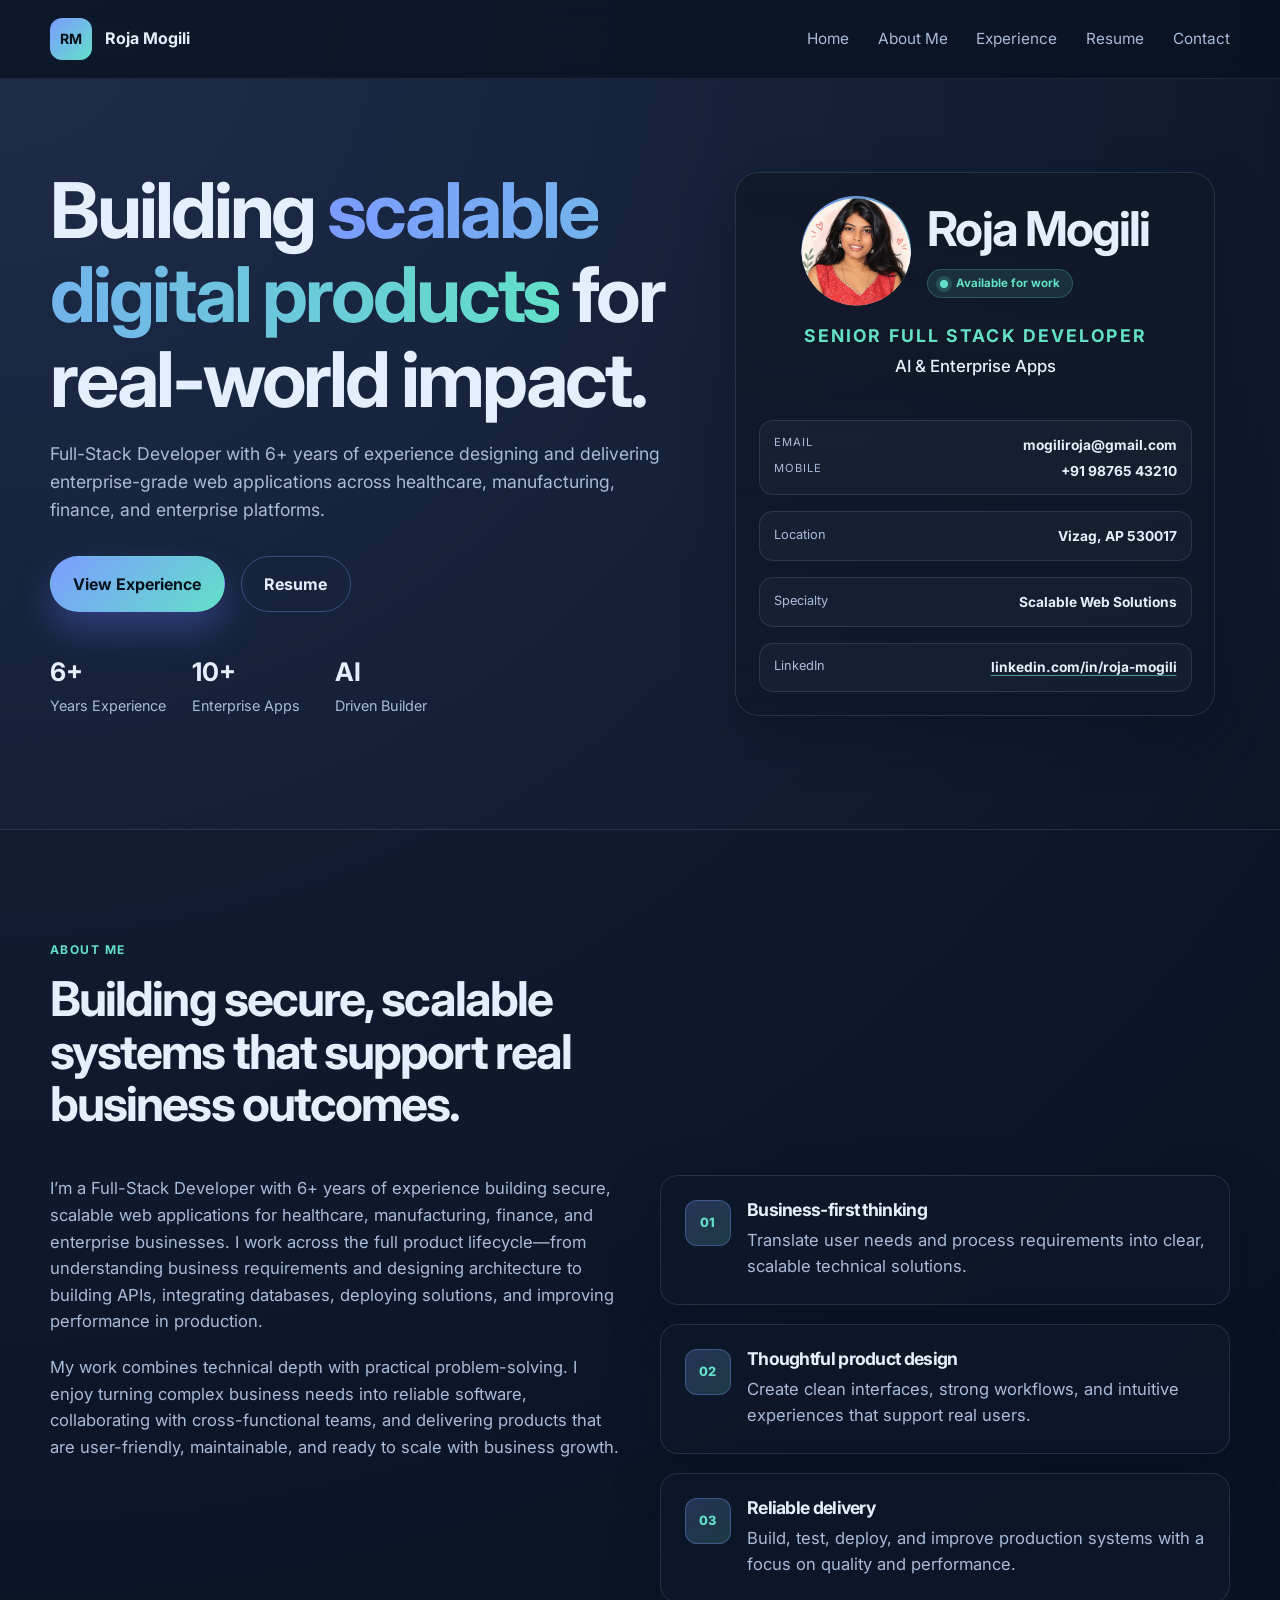
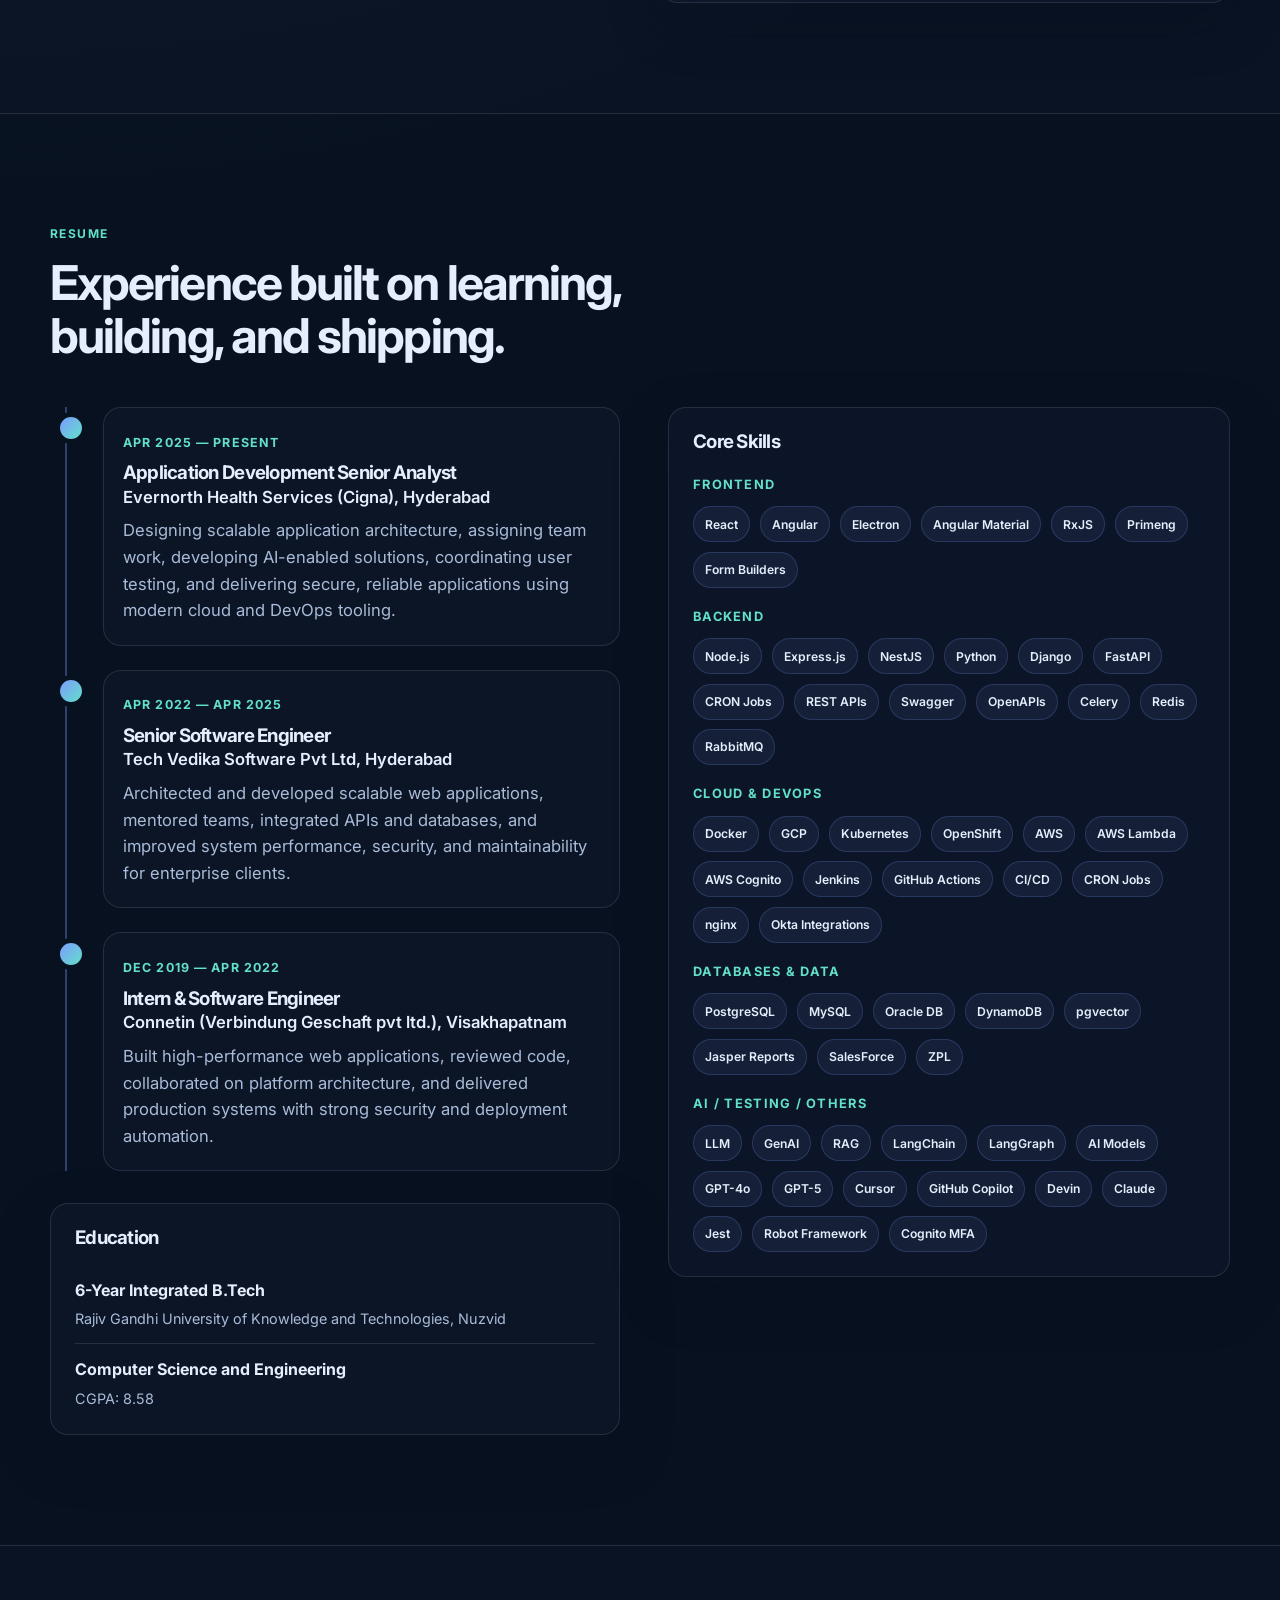
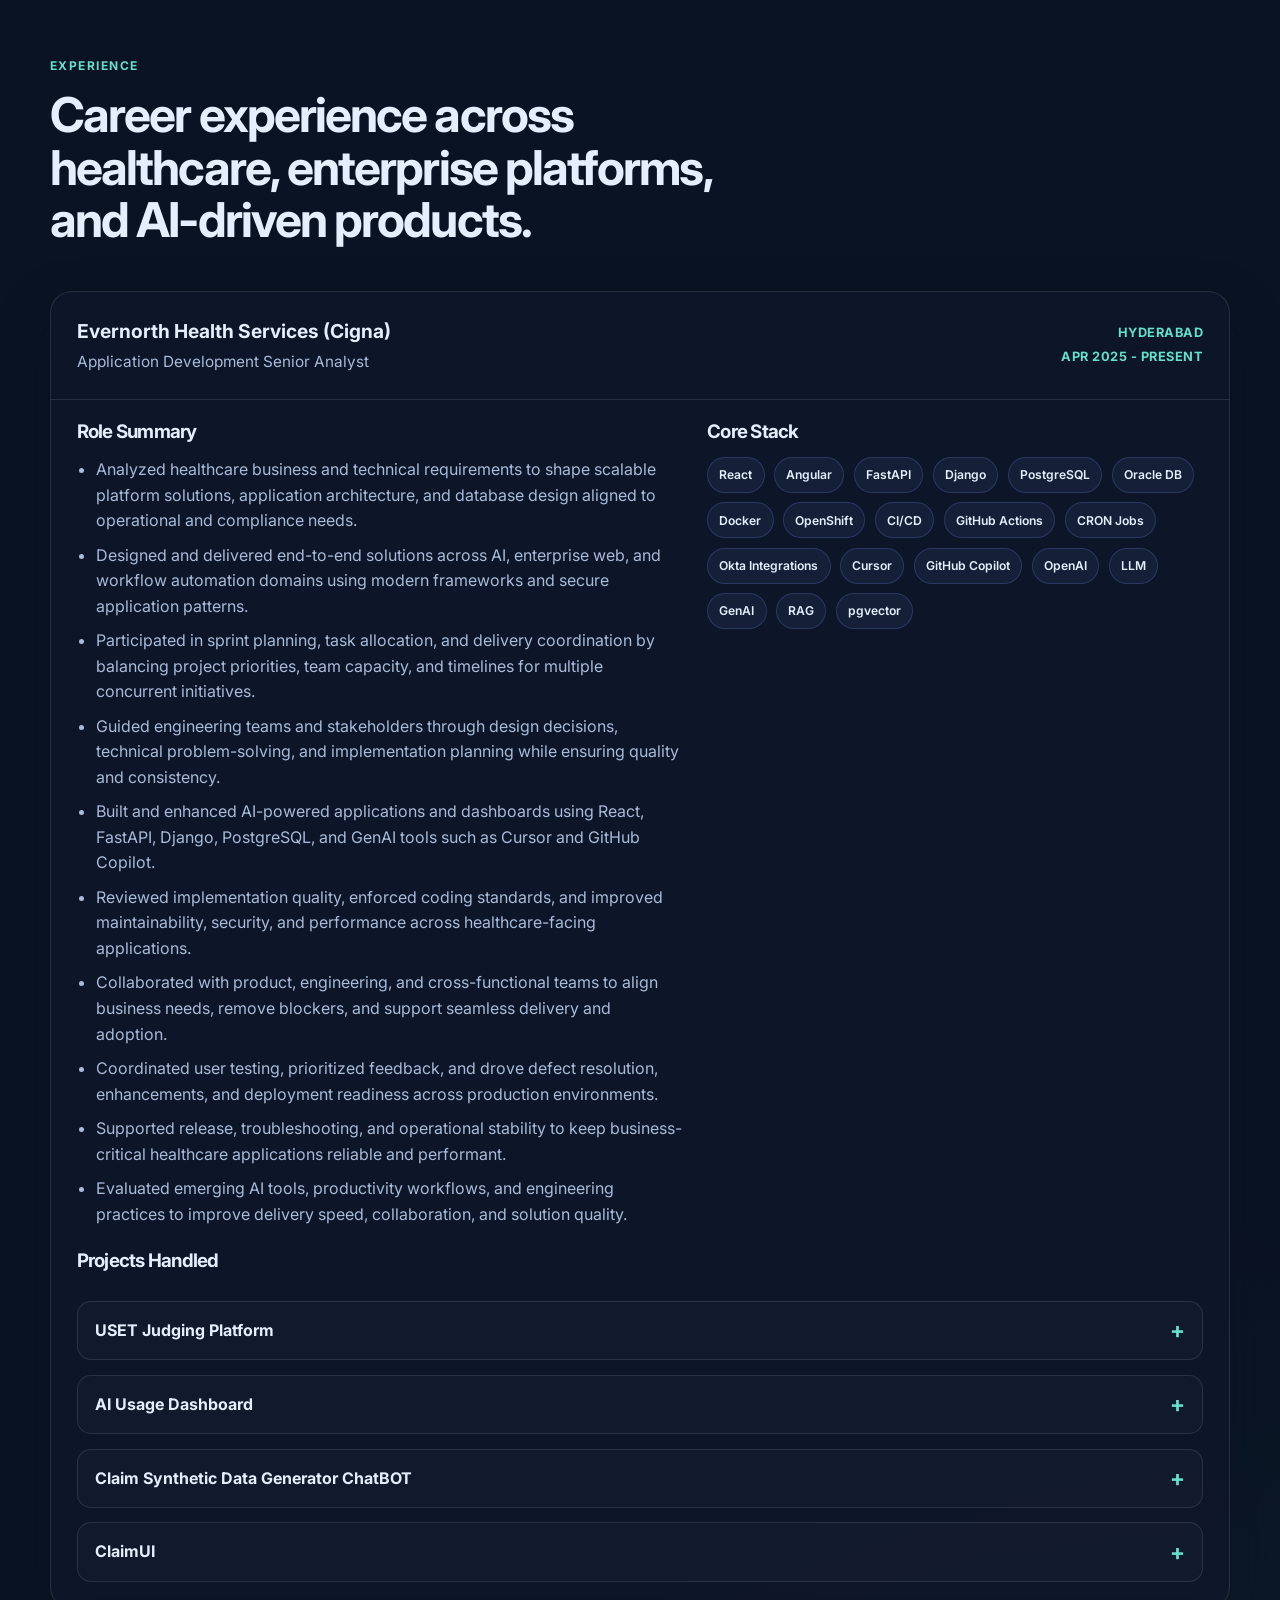
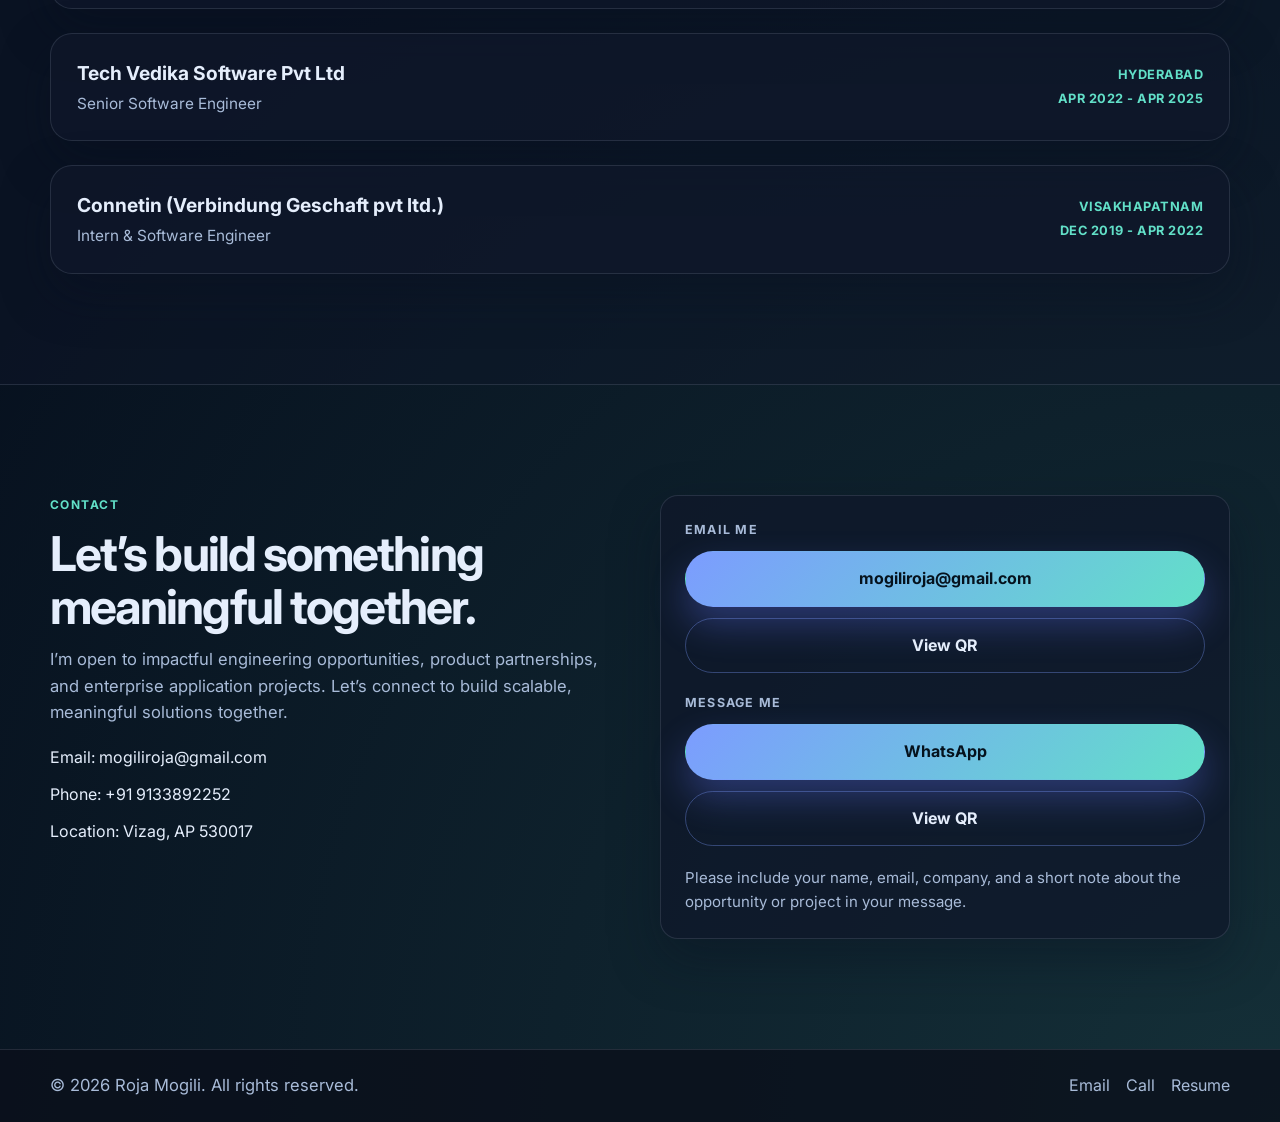
<file: index.html>
<!DOCTYPE html>
<html lang="en">
  <head>
    <meta charset="UTF-8" />
    <meta name="viewport" content="width=device-width, initial-scale=1.0" />
    <meta
      name="description"
      content="Professional portfolio website for a software developer and problem solver."
    />
    <title>Roja Mogili | Portfolio</title>
    <link rel="preconnect" href="https://fonts.googleapis.com" />
    <link rel="preconnect" href="https://fonts.gstatic.com" crossorigin />
    <link
      href="https://fonts.googleapis.com/css2?family=Inter:wght@400;500;600;700;800;900&display=swap"
      rel="stylesheet"
    />
    <link rel="stylesheet" href="styles.css" />
  </head>
  <body>
    <div class="page-shell">
      <header class="site-header">
        <div class="container nav-wrap">
          <a href="#home" class="brand" aria-label="Home">
            <span class="brand-mark">RM</span>
            <span class="brand-text">Roja Mogili</span>
          </a>

          <button class="nav-toggle" aria-label="Toggle menu" aria-expanded="false">
            <span></span>
            <span></span>
            <span></span>
          </button>

          <nav class="site-nav" aria-label="Main navigation">
            <a href="#home">Home</a>
            <a href="#about">About Me</a>
            <a href="#experience">Experience</a>
            <a href="#resume">Resume</a>
            <a href="#contact">Contact</a>
          </nav>
        </div>
      </header>

      <main>
        <section id="home" class="hero section">
          <div class="container hero-grid">
            <div class="hero-copy reveal">
              <h1>
                Building
                <span class="gradient-text">scalable digital products</span>
                for real-world impact.
              </h1>
              <p class="lead">
                Full-Stack Developer with 6+ years of experience designing and delivering
                enterprise-grade web applications across healthcare, manufacturing,
                finance, and enterprise platforms.
              </p>
              <div class="cta-row">
                <a class="button primary" href="#experience">View Experience</a>
                <a class="button secondary" href="files/Roja Mogili Resume.pdf" target="_blank" rel="noopener noreferrer">Resume</a>
              </div>
              <ul class="mini-stats" aria-label="Quick stats">
                <li><strong>6+</strong><span>Years Experience</span></li>
                <li><strong>10+</strong><span>Enterprise Apps</span></li>
                <li><strong>AI</strong><span>Driven Builder</span></li>
              </ul>
            </div>

            <div class="hero-card reveal">
              <div class="profile-card">
                <div class="profile-identity">
                  <div class="avatar-wrap">
                    <div class="avatar-circle">
                      <img
                        src="files/profile.png"
                        alt="Roja Mogili profile"
                        class="avatar-image"
                      />
                    </div>
                  </div>
                  <div class="profile-text-wrap">
                    <h2>Roja Mogili</h2>
                    <span class="profile-badge">
                      <span class="status-dot"></span>
                      Available for work
                    </span>
                  </div>
                </div>
                <div class="hero-role-wrap">
                    <p class="eyebrow hero-role">Senior Full Stack Developer</p>
                    <p class="hero-subrole mb-25">AI &amp; Enterprise Apps</p>
                </div>
                <div class="card-details">
                  <div class="communication-card">
                    <div class="communication-pair">
                      <div>
                        <small>Email</small>
                        <small>Mobile</small>
                      </div>
                      <div>
                        <strong>mogiliroja@gmail.com</strong>
                        <strong>+91 98765 43210</strong>
                      </div>
                    </div>
                  </div>
                  <div>
                    <span>Location</span>
                    <strong>Vizag, AP 530017</strong>
                  </div>
                  <div>
                    <span>Specialty</span>
                    <strong>Scalable Web Solutions</strong>
                  </div>
                  <div>
                    <span>LinkedIn</span>
                    <strong><a class="profile-link" href="https://www.linkedin.com/in/roja-mogili" target="_blank" rel="noopener noreferrer">linkedin.com/in/roja-mogili</a></strong>
                  </div>
                </div>
              </div>
            </div>
          </div>
        </section>

        <section id="about" class="section alt-section">
          <div class="container">
            <div class="section-heading reveal">
              <p class="eyebrow">About Me</p>
              <h2>Building secure, scalable systems that support real business outcomes.</h2>
            </div>

            <div class="about-grid">
              <div class="about-copy reveal">
                <p>
                  I’m a Full-Stack Developer with 6+ years of experience building secure,
                  scalable web applications for healthcare, manufacturing, finance, and
                  enterprise businesses. I work across the full product lifecycle—from
                  understanding business requirements and designing architecture to building
                  APIs, integrating databases, deploying solutions, and improving performance
                  in production.
                </p>
                <p>
                  My work combines technical depth with practical problem-solving. I enjoy
                  turning complex business needs into reliable software, collaborating with
                  cross-functional teams, and delivering products that are user-friendly,
                  maintainable, and ready to scale with business growth.
                </p>
              </div>

              <div class="about-highlights reveal">
                <div class="highlight-card">
                  <span class="icon">01</span>
                  <div class="highlight-content">
                    <h3>Business-first thinking</h3>
                    <p>Translate user needs and process requirements into clear, scalable technical solutions.</p>
                  </div>
                </div>
                <div class="highlight-card">
                  <span class="icon">02</span>
                  <div class="highlight-content">
                    <h3>Thoughtful product design</h3>
                    <p>Create clean interfaces, strong workflows, and intuitive experiences that support real users.</p>
                  </div>
                </div>
                <div class="highlight-card">
                  <span class="icon">03</span>
                  <div class="highlight-content">
                    <h3>Reliable delivery</h3>
                    <p>Build, test, deploy, and improve production systems with a focus on quality and performance.</p>
                  </div>
                </div>
              </div>
            </div>
          </div>
        </section>

        <section id="resume" class="section">
          <div class="container">
            <div class="section-heading reveal">
              <p class="eyebrow">Resume</p>
              <h2>Experience built on learning, building, and shipping.</h2>
            </div>

            <div class="resume-layout">
              <div class="resume-main reveal">
                <div class="timeline">
                  <div class="timeline-item">
                    <div class="timeline-dot"></div>
                    <div class="timeline-content">
                      <span class="date">Apr 2025 — Present</span>
                      <h3>Application Development Senior Analyst</h3>
                      <p class="company">Evernorth Health Services (Cigna), Hyderabad</p>
                      <p>
                        Designing scalable application architecture, assigning team work,
                        developing AI-enabled solutions, coordinating user testing, and
                        delivering secure, reliable applications using modern cloud and DevOps tooling.
                      </p>
                    </div>
                  </div>

                  <div class="timeline-item">
                    <div class="timeline-dot"></div>
                    <div class="timeline-content">
                      <span class="date">Apr 2022 — Apr 2025</span>
                      <h3>Senior Software Engineer</h3>
                      <p class="company">Tech Vedika Software Pvt Ltd, Hyderabad</p>
                      <p>
                        Architected and developed scalable web applications, mentored teams,
                        integrated APIs and databases, and improved system performance, security,
                        and maintainability for enterprise clients.
                      </p>
                    </div>
                  </div>

                  <div class="timeline-item">
                    <div class="timeline-dot"></div>
                    <div class="timeline-content">
                      <span class="date">Dec 2019 — Apr 2022</span>
                      <h3>Intern & Software Engineer</h3>
                      <p class="company">Connetin (Verbindung Geschaft pvt ltd.), Visakhapatnam</p>
                      <p>
                        Built high-performance web applications, reviewed code, collaborated on
                        platform architecture, and delivered production systems with strong
                        security and deployment automation.
                      </p>
                    </div>
                  </div>
                </div>

                <div class="education-card">
                  <h3>Education</h3>
                  <div class="education-item">
                    <strong>6-Year Integrated B.Tech</strong>
                    <span>Rajiv Gandhi University of Knowledge and Technologies, Nuzvid</span>
                  </div>
                  <div class="education-item">
                    <strong>Computer Science and Engineering</strong>
                    <span>CGPA: 8.58</span>
                  </div>
                </div>
              </div>

              <aside class="resume-side reveal">
                <div class="skill-box">
                  <h3>Core Skills</h3>

                  <div class="skill-groups">
                    <div class="skill-group">
                      <h4>Frontend</h4>
                      <div class="tags">
                        <span>React</span>
                        <span>Angular</span>
                        <span>Electron</span>
                        <span>Angular Material</span>
                        <span>RxJS</span>
                        <span>Primeng</span>
                        <span>Form Builders</span>
                      </div>
                    </div>

                    <div class="skill-group">
                      <h4>Backend</h4>
                      <div class="tags">
                        <span>Node.js</span>
                        <span>Express.js</span>
                        <span>NestJS</span>
                        <span>Python</span>
                        <span>Django</span>
                        <span>FastAPI</span>
                        <span>CRON Jobs</span>
                        <span>REST APIs</span>
                        <span>Swagger</span>
                        <span>OpenAPIs</span>
                        <span>Celery</span>
                        <span>Redis</span>
                        <span>RabbitMQ</span>
                      </div>
                    </div>

                    <div class="skill-group">
                      <h4>Cloud & DevOps</h4>
                      <div class="tags">
                        <span>Docker</span>
                        <span>GCP</span>
                        <span>Kubernetes</span>
                        <span>OpenShift</span>
                        <span>AWS</span>
                        <span>AWS Lambda</span>
                        <span>AWS Cognito</span>
                        <span>Jenkins</span>
                        <span>GitHub Actions</span>
                        <span>CI/CD</span>
                        <span>CRON Jobs</span>
                        <span>nginx</span>
                        <span>Okta Integrations</span>
                      </div>
                    </div>

                    <div class="skill-group">
                      <h4>Databases & Data</h4>
                      <div class="tags">
                        <span>PostgreSQL</span>
                        <span>MySQL</span>
                        <span>Oracle DB</span>
                        <span>DynamoDB</span>
                        <span>pgvector</span>
                        <span>Jasper Reports</span>
                        <span>SalesForce</span>
                        <span>ZPL</span>
                      </div>
                    </div>

                    <div class="skill-group">
                      <h4>AI / Testing / Others</h4>
                      <div class="tags">
                        <span>LLM</span>
                        <span>GenAI</span>
                        <span>RAG</span>
                        <span>LangChain</span>
                        <span>LangGraph</span>
                        <span>AI Models</span>
                        <span>GPT-4o</span>
                        <span>GPT-5</span>
                        <span>Cursor</span>
                        <span>GitHub Copilot</span>
                        <span>Devin</span>
                        <span>Claude</span>
                        <span>Jest</span>
                        <span>Robot Framework</span>
                        <span>Cognito MFA</span>
                      </div>
                    </div>
                  </div>
                </div>
              </aside>
            </div>
          </div>
        </section>

        <section id="experience" class="section alt-section">
          <div class="container">
            <div class="section-heading reveal">
              <p class="eyebrow">Experience</p>
              <h2>Career experience across healthcare, enterprise platforms, and AI-driven products.</h2>
            </div>

            <div class="experience-list">
              <article class="company-card reveal open">
                <button class="company-header" type="button" aria-expanded="true">
                  <div>
                    <span class="company-name">Evernorth Health Services (Cigna)</span>
                    <span class="company-role">Application Development Senior Analyst</span>
                  </div>
                  <div class="company-meta">
                    <span>Hyderabad</span>
                    <span>Apr 2025 - Present</span>
                  </div>
                </button>

                <div class="company-details">
                  <div class="detail-top">
                    <div class="summary-block">
                      <h3>Role Summary</h3>
                      <ul>
                        <li>Analyzed healthcare business and technical requirements to shape scalable platform solutions, application architecture, and database design aligned to operational and compliance needs.</li>
                        <li>Designed and delivered end-to-end solutions across AI, enterprise web, and workflow automation domains using modern frameworks and secure application patterns.</li>
                        <li>Participated in sprint planning, task allocation, and delivery coordination by balancing project priorities, team capacity, and timelines for multiple concurrent initiatives.</li>
                        <li>Guided engineering teams and stakeholders through design decisions, technical problem-solving, and implementation planning while ensuring quality and consistency.</li>
                        <li>Built and enhanced AI-powered applications and dashboards using React, FastAPI, Django, PostgreSQL, and GenAI tools such as Cursor and GitHub Copilot.</li>
                        <li>Reviewed implementation quality, enforced coding standards, and improved maintainability, security, and performance across healthcare-facing applications.</li>
                        <li>Collaborated with product, engineering, and cross-functional teams to align business needs, remove blockers, and support seamless delivery and adoption.</li>
                        <li>Coordinated user testing, prioritized feedback, and drove defect resolution, enhancements, and deployment readiness across production environments.</li>
                        <li>Supported release, troubleshooting, and operational stability to keep business-critical healthcare applications reliable and performant.</li>
                        <li>Evaluated emerging AI tools, productivity workflows, and engineering practices to improve delivery speed, collaboration, and solution quality.</li>
                      </ul>
                    </div>

                    <div class="summary-block">
                      <h3>Core Stack</h3>
                      <div class="tags">
                        <span>React</span>
                        <span>Angular</span>
                        <span>FastAPI</span>
                        <span>Django</span>
                        <span>PostgreSQL</span>
                        <span>Oracle DB</span>
                        <span>Docker</span>
                        <span>OpenShift</span>
                        <span>CI/CD</span>
                        <span>GitHub Actions</span>
                        <span>CRON Jobs</span>
                        <span>Okta Integrations</span>
                        <span>Cursor</span>
                        <span>GitHub Copilot</span>
                        <span>OpenAI</span>
                        <span>LLM</span>
                        <span>GenAI</span>
                        <span>RAG</span>
                        <span>pgvector</span>
                      </div>
                    </div>
                  </div>

                  <div class="project-panel">
                    <h3>Projects Handled</h3>

                    <div class="project-accordion">
                      <button class="project-toggle" type="button" aria-expanded="false">
                        USET Judging Platform
                      </button>
                      <div class="project-body">
                        <p>
                          USET is an organization-wide event evaluation platform designed to streamline hackathon and
                          event management. It enables admins to create events, manage teams, configure evaluation criteria,
                          and oversee judging workflows, while teams submit project details and judges score submissions using
                          a secure rubric-based process. The platform brings structure, transparency, and accountability to the full event lifecycle.
                        </p>
                        <div class="tags small-tags">
                          <span>React</span>
                          <span>FastAPI</span>
                          <span>Okta Integrations</span>
                          <span>PostgreSQL</span>
                          <span>Docker</span>
                          <span>OpenShift</span>
                          <span>CI/CD</span>
                          <span>CRON Jobs</span>
                          <span>GitHub Actions</span>
                          <span>Cursor</span>
                          <span>GitHub Copilot</span>
                        </div>
                      </div>
                    </div>

                    <div class="project-accordion">
                      <button class="project-toggle" type="button" aria-expanded="false">
                        AI Usage Dashboard
                      </button>
                      <div class="project-body">
                        <p>
                          This dashboard gives organizations visibility into AI tool adoption and productivity across their development teams.
                          It tracks usage metrics for tools such as Cursor, GitHub Copilot, Devin, Claude, and other assistant platforms,
                          while capturing Jira activity, token and session usage, and associated costs. It supports team-level and manager-level
                          reporting to measure productivity gains and optimize AI spending decisions.
                        </p>
                        <div class="tags small-tags">
                          <span>React</span>
                          <span>FastAPI</span>
                          <span>PostgreSQL</span>
                          <span>Docker</span>
                          <span>OpenShift</span>
                          <span>CI/CD</span>
                          <span>GitHub Actions</span>
                          <span>CRON Jobs</span>
                          <span>Cursor</span>
                          <span>GitHub Copilot</span>
                        </div>
                      </div>
                    </div>

                    <div class="project-accordion">
                      <button class="project-toggle" type="button" aria-expanded="false">
                        Claim Synthetic Data Generator ChatBOT
                      </button>
                      <div class="project-body">
                        <p>
                          This AI-powered healthcare solution generates realistic synthetic claims data based on user prompts while maintaining
                          HIPAA-aligned privacy standards. It creates synthetic member, provider, and claim records for testing and development,
                          helping teams build and validate healthcare workflows without using real patient data. The solution uses LLMs, retrieval
                          augmentation, and GenAI workflows to deliver context-aware and customized synthetic claim scenarios.
                        </p>
                        <div class="tags small-tags">
                          <span>Django</span>
                          <span>OpenShift</span>
                          <span>Docker</span>
                          <span>CI/CD</span>
                          <span>PostgreSQL</span>
                          <span>pgvector</span>
                          <span>RAG</span>
                          <span>OpenAPIs</span>
                          <span>LLM</span>
                          <span>GenAI</span>
                          <span>LangChain</span>
                          <span>LangGraph</span>
                          <span>GPT-4o</span>
                          <span>GPT-5</span>
                          <span>GitHub Actions</span>
                          <span>Cursor</span>
                          <span>GitHub Copilot</span>
                        </div>
                      </div>
                    </div>

                    <div class="project-accordion">
                      <button class="project-toggle" type="button" aria-expanded="false">
                        ClaimUI
                      </button>
                      <div class="project-body">
                        <p>
                          ClaimUI is a healthcare claims management platform focused on accurate claim creation, processing, and status tracking.
                          It handles member and provider information, supports accepted, rejected, and resubmission flows, and ensures workflows align
                          with HIPAA compliance requirements. It streamlines operations for healthcare claim teams while improving transparency and claim accuracy.
                        </p>
                        <div class="tags small-tags">
                          <span>Angular</span>
                          <span>Django</span>
                          <span>PostgreSQL</span>
                          <span>Oracle DB</span>
                          <span>Docker</span>
                          <span>OpenShift</span>
                          <span>Okta Integrations</span>
                          <span>Form Builders</span>
                          <span>Robot Framework</span>
                          <span>GitHub Copilot</span>
                        </div>
                      </div>
                    </div>
                  </div>
                </div>
              </article>

              <article class="company-card reveal">
                <button class="company-header" type="button" aria-expanded="false">
                  <div>
                    <span class="company-name">Tech Vedika Software Pvt Ltd</span>
                    <span class="company-role">Senior Software Engineer</span>
                  </div>
                  <div class="company-meta">
                    <span>Hyderabad</span>
                    <span>Apr 2022 - Apr 2025</span>
                  </div>
                </button>

                <div class="company-details">
                  <div class="detail-top">
                    <div class="summary-block">
                      <h3>Role Summary</h3>
                      <ul>
                        <li>Worked closely with clients and internal teams to translate business requirements into scalable enterprise web solutions and technical delivery plans.</li>
                        <li>Architected and developed robust applications with clean code structure, reusable components, and maintainable backend services across multiple client workflows.</li>
                        <li>Led feature development, technical design discussions, and hands-on implementation for Angular and Node.js-based products with secure integration patterns.</li>
                        <li>Mentored junior developers, supported code quality initiatives, and conducted detailed code reviews to improve consistency, performance, and maintainability.</li>
                        <li>Integrated APIs, cloud services, databases, and external systems such as AWS Cognito, Lambda, Redis, RabbitMQ, and Salesforce for production-ready solutions.</li>
                        <li>Coordinated task breakdown, delivery tracking, and issue resolution to keep development work aligned with milestones and stakeholder expectations.</li>
                        <li>Optimized application performance, scalability, and operational reliability while maintaining compliance-focused security and deployment standards.</li>
                        <li>Collaborated across teams to resolve technical blockers, validate requirements, and ensure smooth handoff between development, QA, and deployment stages.</li>
                        <li>Supported bug fixes, production troubleshooting, and continuous improvement activities that enhanced user experience and system stability.</li>
                        <li>Evaluated new tools and engineering practices to improve delivery efficiency, reduce effort, and strengthen enterprise solution quality.</li>
                      </ul>
                    </div>

                    <div class="summary-block">
                      <h3>Core Stack</h3>
                      <div class="tags">
                        <span>Angular</span>
                        <span>Angular Material</span>
                        <span>Node.js</span>
                        <span>Express.js</span>
                        <span>PostgreSQL</span>
                        <span>Redis</span>
                        <span>RabbitMQ</span>
                        <span>Docker</span>
                        <span>Jest</span>
                        <span>AWS Cognito</span>
                        <span>DynamoDB</span>
                        <span>AWS Lambda</span>
                        <span>CRON Jobs</span>
                        <span>Cognito MFA</span>
                        <span>SAML</span>
                        <span>SalesForce</span>
                        <span>Form Builders</span>
                      </div>
                    </div>
                  </div>

                  <div class="project-panel">
                    <h3>Projects Handled</h3>

                    <div class="project-accordion">
                      <button class="project-toggle" type="button" aria-expanded="false">
                        Accushield Dashboard
                      </button>
                      <div class="project-body">
                        <p>
                          Accushield is a visitor and entry management system built for senior living communities,
                          skilled nursing facilities, and hospitals. It streamlines visitor sign-ins, tracks third-party caregivers and vendors,
                          enforces credentialing standards, and improves security and accessibility through seamless web and mobile-friendly workflows.
                          The platform supports compliance-driven operational processes while giving staff better visibility and control over who enters the facility.
                        </p>
                        <div class="tags small-tags">
                          <span>Angular</span>
                          <span>Angular Material</span>
                          <span>Node.js</span>
                          <span>Express.js</span>
                          <span>Redis</span>
                          <span>RabbitMQ</span>
                          <span>PostgreSQL</span>
                          <span>AWS Cognito</span>
                          <span>DynamoDB</span>
                          <span>AWS Lambda</span>
                          <span>CRON Jobs</span>
                          <span>Cognito MFA</span>
                          <span>SAML</span>
                          <span>SalesForce</span>
                          <span>Form Builders</span>
                        </div>
                      </div>
                    </div>

                    <div class="project-accordion">
                      <button class="project-toggle" type="button" aria-expanded="false">
                        Armory (Admin Portal)
                      </button>
                      <div class="project-body">
                        <p>
                          Armory is an administrative portal designed to manage operational workflows, internal forms,
                          and business processes through a streamlined admin experience. It enables teams to configure,
                          monitor, and oversee core operational tasks while maintaining efficient data handling and
                          process visibility across the organization. The portal is built for fast internal operations,
                          better governance, and easier management of day-to-day admin activities.
                        </p>
                        <div class="tags small-tags">
                          <span>Angular</span>
                          <span>Angular Material</span>
                          <span>Node.js</span>
                          <span>Express.js</span>
                          <span>Redis</span>
                          <span>RabbitMQ</span>
                          <span>PostgreSQL</span>
                          <span>Form Builders</span>
                          <span>Sales Force Integration</span>
                          <span>Docker</span>
                        </div>
                      </div>
                    </div>
                  </div>
                </div>
              </article>

              <article class="company-card reveal">
                <button class="company-header" type="button" aria-expanded="false">
                  <div>
                    <span class="company-name">Connetin (Verbindung Geschaft pvt ltd.)</span>
                    <span class="company-role">Intern & Software Engineer</span>
                  </div>
                  <div class="company-meta">
                    <span>Visakhapatnam</span>
                    <span>Dec 2019 - Apr 2022</span>
                  </div>
                </button>

                <div class="company-details">
                  <div class="detail-top">
                    <div class="summary-block">
                      <h3>Role Summary</h3>
                      <ul>
                        <li>Built and maintained scalable full-stack web applications for business and customer-facing platforms while translating requirements into practical, production-ready solutions.</li>
                        <li>Worked on frontend and backend development using React, Angular, Node.js, Django, and database technologies to deliver reliable end-to-end functionality.</li>
                        <li>Participated in requirement understanding, feature planning, and implementation while collaborating closely with cross-functional teams to keep delivery aligned with goals.</li>
                        <li>Reviewed code, supported debugging, and improved application quality by addressing performance, usability, security, and deployment concerns.</li>
                        <li>Integrated APIs, messaging systems, cloud services, and data layers to create resilient and scalable application workflows.</li>
                        <li>Helped maintain deployment pipelines, infrastructure stability, and production support activities while improving operational confidence in projects.</li>
                        <li>Learned and applied best practices in architecture, testing, and software engineering while contributing across multiple application modules.</li>
                        <li>Handled bug fixing, enhancements, and system updates to improve application reliability and maintainability over time.</li>
                        <li>Collaborated with teammates to resolve issues quickly, share technical knowledge, and strengthen the delivery process across the team.</li>
                        <li>Gained hands-on experience in full-stack engineering, team collaboration, and the practical delivery of real-world web products in a growing environment.</li>
                      </ul>
                    </div>

                    <div class="summary-block">
                      <h3>Core Stack</h3>
                      <div class="tags">
                        <span>React</span>
                        <span>TypeScript</span>
                        <span>Angular</span>
                        <span>RxJS</span>
                        <span>Primeng</span>
                        <span>Electron</span>
                        <span>Node.js</span>
                        <span>Express.js</span>
                        <span>NestJS</span>
                        <span>Python</span>
                        <span>Django</span>
                        <span>MySQL</span>
                        <span>PostgreSQL</span>
                        <span>Jasper Reports</span>
                        <span>RabbitMQ</span>
                        <span>Redis</span>
                        <span>Celery</span>
                        <span>CRON Jobs</span>
                        <span>Docker</span>
                        <span>Kubernetes</span>
                        <span>GCP</span>
                        <span>Jenkins</span>
                        <span>Jest</span>
                        <span>CI/CD</span>
                        <span>Keycloak</span>
                        <span>nginx</span>
                        <span>Load Balancer</span>
                      </div>
                    </div>
                  </div>

                  <div class="project-panel">
                    <h3>Projects Handled</h3>

                    <div class="project-accordion">
                      <button class="project-toggle" type="button" aria-expanded="false">
                        Connetin
                      </button>
                      <div class="project-body">
                        <p>
                          Connetin is a company website built to provide a secure and user-friendly digital platform for customers and employees.
                          It includes user registration and login, a dynamic product feed, company information, employee details, a career portal,
                          and secure billing address management. The solution focuses on trust, usability, and streamlined access to business information.
                        </p>
                        <div class="tags small-tags">
                          <span>React</span>
                          <span>TypeScript</span>
                          <span>Python</span>
                          <span>Django</span>
                          <span>MySQL</span>
                          <span>Docker</span>
                          <span>Jenkins</span>
                          <span>GCP</span>
                          <span>Kubernetes</span>
                          <span>nginx</span>
                          <span>Load Balancer</span>
                        </div>
                      </div>
                    </div>

                    <div class="project-accordion">
                      <button class="project-toggle" type="button" aria-expanded="false">
                        ConnetinBot
                      </button>
                      <div class="project-body">
                        <p>
                          ConnetinBot is a full production monitoring and management solution for cylinder manufacturing. It covers the entire lifecycle from
                          raw material procurement and manufacturing stages to sales tracking, helping teams monitor production progress, manage workflows,
                          and maintain end-to-end visibility across the business. The platform brings operational control to manufacturing and supply-chain processes.
                        </p>
                        <div class="tags small-tags">
                          <span>Angular</span>
                          <span>RxJS</span>
                          <span>Primeng</span>
                          <span>Node.js</span>
                          <span>Trail.js</span>
                          <span>NestJS</span>
                          <span>Python</span>
                          <span>Django</span>
                          <span>RabbitMQ</span>
                          <span>Redis</span>
                          <span>Keycloak</span>
                          <span>Celery</span>
                          <span>Jasper Reports</span>
                          <span>ZPL</span>
                          <span>PostgreSQL</span>
                          <span>Docker</span>
                          <span>Jenkins</span>
                          <span>GCP</span>
                          <span>Kubernetes</span>
                        </div>
                      </div>
                    </div>

                    <div class="project-accordion">
                      <button class="project-toggle" type="button" aria-expanded="false">
                        BIS of ConnetinBot
                      </button>
                      <div class="project-body">
                        <p>
                          The BIS Project is a quality testing application designed for cylinder certification. It supports test management,
                          validates product quality against BIS (Bureau of Indian Standards) requirements, and helps teams maintain compliance-driven
                          manufacturing processes. The solution improves traceability and ensures quality standards are consistently reviewed and documented.
                        </p>
                        <div class="tags small-tags">
                          <span>Angular</span>
                          <span>RxJS</span>
                          <span>Primeng</span>
                          <span>NestJS</span>
                          <span>Python</span>
                          <span>Django</span>
                          <span>Docker</span>
                          <span>CI/CD</span>
                          <span>Jenkins</span>
                          <span>GCP</span>
                          <span>Kubernetes</span>
                          <span>PostgreSQL</span>
                        </div>
                      </div>
                    </div>

                    <div class="project-accordion">
                      <button class="project-toggle" type="button" aria-expanded="false">
                        Flash AT App
                      </button>
                      <div class="project-body">
                        <p>
                          Flash AT App is a desktop application built for cylinder manufacturing quality testing. It provides secure authentication and authorization for users,
                          captures live machine test data as soon as an AT/BT test starts, and syncs the results to the central database through APIs connected to a Django backend.
                          The application continuously monitors production testing activity and pushes real-time test details to the BIS application for the specific batch being processed.
                        </p>
                        <p>
                          This enables production teams to view live testing progress, quality status, and batch-level compliance information in one place. If both AT and BT tests pass,
                          the system marks the batch as ready for certification and the batch cylinders can move forward for sale or real-world use. The solution improves traceability,
                          reduces manual data entry, and keeps production and compliance teams aligned in real time.
                        </p>
                        <div class="tags small-tags">
                          <span>Electron</span>
                          <span>Python</span>
                          <span>Django</span>
                          <span>JWT</span>
                          <span>Authorization</span>
                          <span>REST APIs</span>
                          <span>Live Data Sync</span>
                          <span>PostgreSQL</span>
                          <span>Desktop App</span>
                          <span>Production Tracking</span>
                        </div>
                      </div>
                    </div>

                    <div class="project-accordion">
                      <button class="project-toggle" type="button" aria-expanded="false">
                        SA Banking Application
                      </button>
                      <div class="project-body">
                        <p>
                          SA is a banking application built to manage and verify loan documents with greater accuracy and efficiency.
                          It digitizes the document-handling process, reduces manual effort, and helps teams process financial records in a more structured and reliable way.
                        </p>
                        <div class="tags small-tags">
                          <span>Angular</span>
                          <span>Node.js</span>
                          <span>Express.js</span>
                          <span>MySQL</span>
                          <span>Docker</span>
                          <span>CI/CD</span>
                          <span>GCP</span>
                          <span>Kubernetes</span>
                        </div>
                      </div>
                    </div>
                  </div>
                </div>
              </article>
            </div>
          </div>
        </section>

        <section id="contact" class="section contact-section">
          <div class="container contact-grid">
            <div class="contact-copy reveal">
              <p class="eyebrow">Contact</p>
              <h2>Let’s build something meaningful together.</h2>
              <p>
                I’m open to impactful engineering opportunities, product partnerships,
                and enterprise application projects. Let’s connect to build scalable,
                meaningful solutions together.
              </p>
              <ul class="contact-list">
                <li>Email: mogiliroja@gmail.com</li>
                <li>Phone: +91 9133892252</li>
                <li>Location: Vizag, AP 530017</li>
              </ul>
            </div>

            <div class="contact-panel reveal">
              <div class="contact-action">
                <span class="contact-label">Email me</span>
                <a class="button primary" href="mailto:mogiliroja@gmail.com?subject=Portfolio%20Inquiry&body=Hello%20Roja,%0A%0APlease%20share%20the%20details%20about%20the%20role%20or%20project.%0A%0AName:%0AEmail:%0ACompany:%0AProject%20or%20role%20details:%0A">mogiliroja@gmail.com</a>
                <button class="button secondary qr-trigger" type="button" data-qr-src="files/email-qr.svg" data-qr-title="Email Roja Mogili" data-qr-alt="QR code to send an email to mogiliroja@gmail.com">View QR</button>
              </div>

              <div class="contact-action">
                <span class="contact-label">Message me</span>
                <a class="button primary" href="https://wa.me/919133892252?text=Hello%20Roja,%0A%0AI%20want%20to%20connect%20about%20a%20role%20or%20project.%0A%0AName:%0AEmail:%0ACompany:%0AProject%20details:%0A" target="_blank" rel="noopener noreferrer">WhatsApp</a>
                <button class="button secondary qr-trigger" type="button" data-qr-src="files/whatsapp-qr.svg" data-qr-title="Connect on WhatsApp" data-qr-alt="QR code to start a WhatsApp chat with +91 91338 92252">View QR</button>
              </div>

              <p class="contact-note">
                Please include your name, email, company, and a short note about the opportunity or project in your message.
              </p>
            </div>
          </div>
          <dialog class="qr-dialog" id="contact-qr-dialog" aria-labelledby="qr-dialog-title">
            <div class="qr-dialog-header">
              <h3 id="qr-dialog-title"></h3>
              <button class="button secondary qr-dialog-close" type="button">Close</button>
            </div>
            <img class="qr-dialog-image" alt="" />
            <p class="qr-dialog-note">Scan this code with your phone.</p>
          </dialog>
        </section>
      </main>

      <footer class="site-footer">
        <div class="container footer-wrap">
          <p>© <span id="year"></span> Roja Mogili. All rights reserved.</p>
          <div class="socials">
            <a href="mailto:mogiliroja@gmail.com">Email</a>
            <a href="tel:+919133892252">Call</a>
            <a href="files/Roja Mogili Resume.pdf" target="_blank" rel="noopener noreferrer">Resume</a>
          </div>
        </div>
      </footer>
    </div>

    <script src="script.js"></script>
  </body>
</html>
</file>
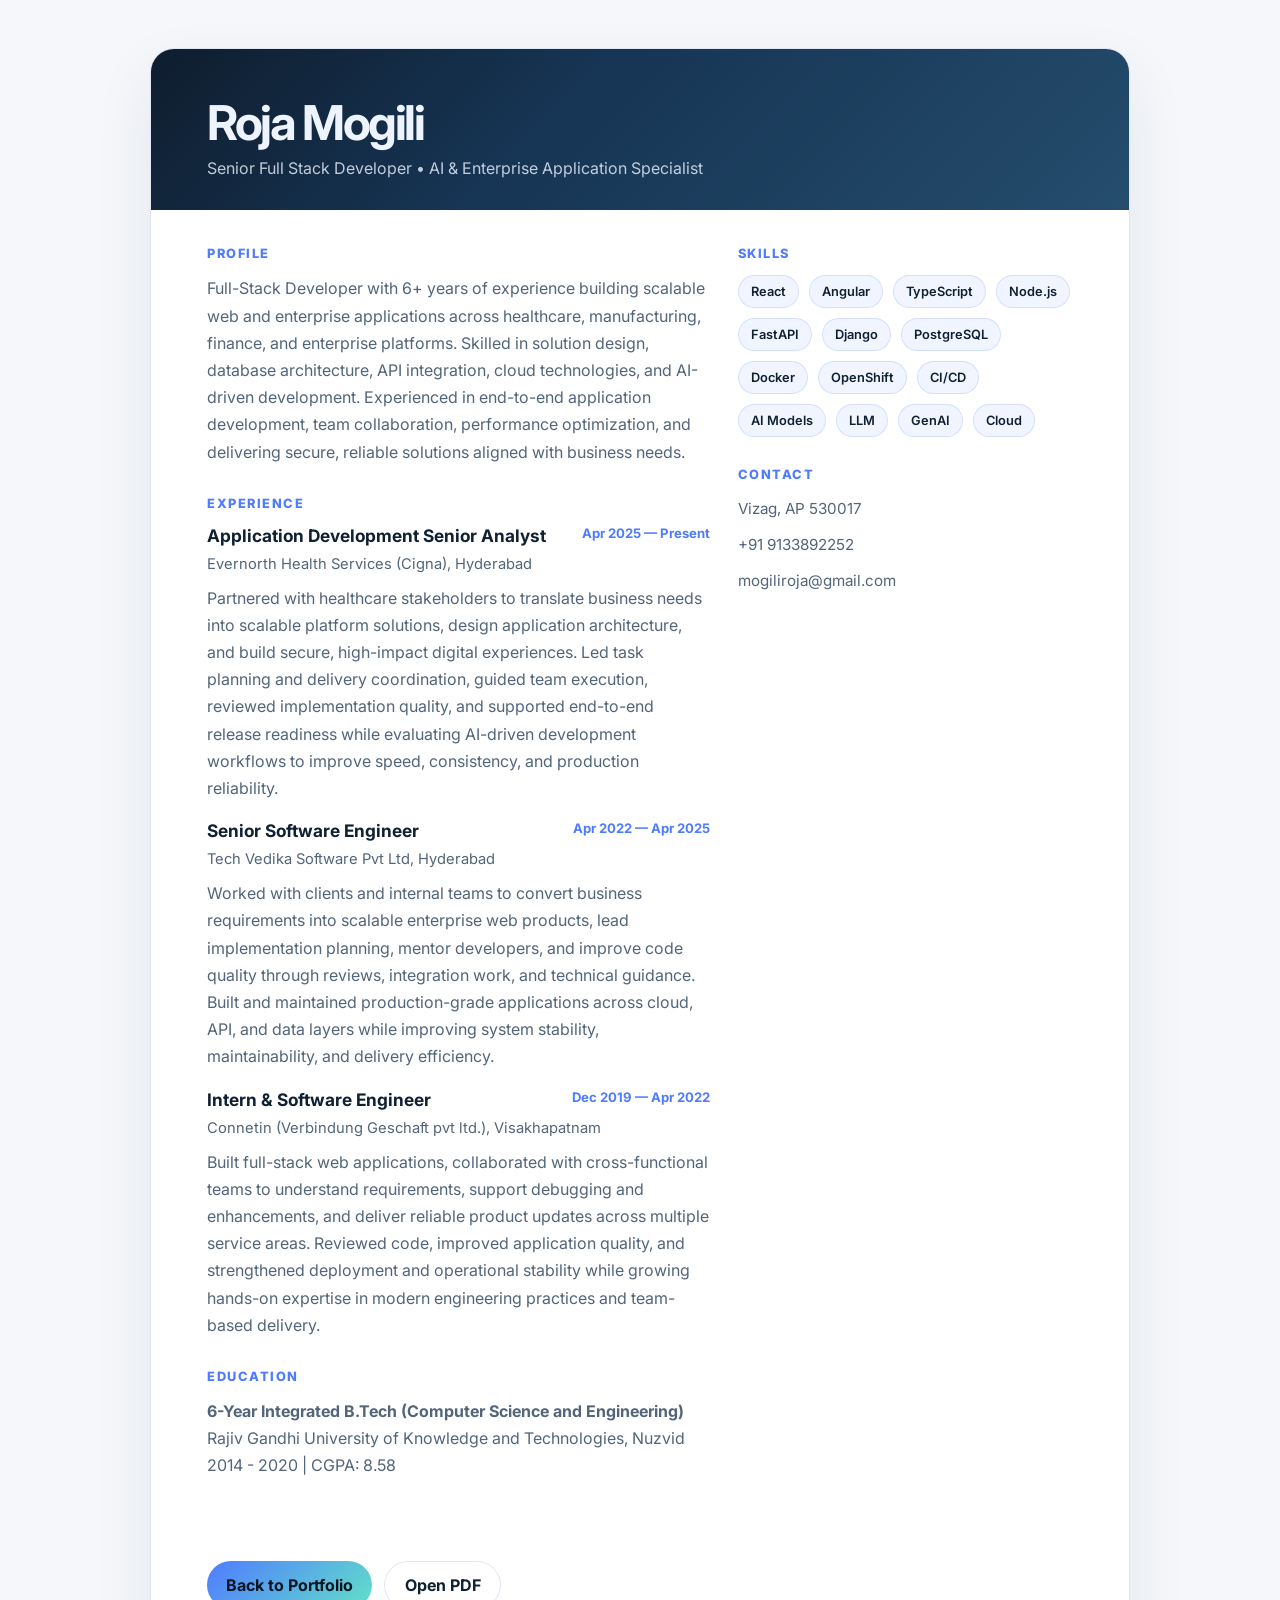
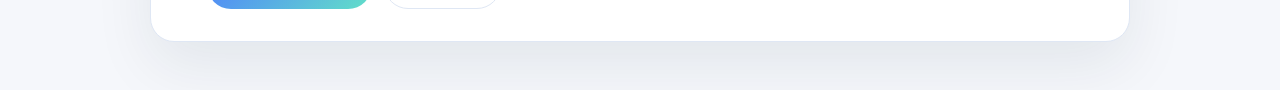
<file: resume.html>
<!DOCTYPE html>
<html lang="en">
  <head>
    <meta charset="UTF-8" />
    <meta name="viewport" content="width=device-width, initial-scale=1.0" />
    <title>Your Name | Resume</title>
    <link rel="preconnect" href="https://fonts.googleapis.com" />
    <link rel="preconnect" href="https://fonts.gstatic.com" crossorigin />
    <link
      href="https://fonts.googleapis.com/css2?family=Inter:wght@400;500;600;700;800&display=swap"
      rel="stylesheet"
    />
    <style>
      :root {
        --bg: #f5f7fb;
        --panel: #ffffff;
        --text: #102033;
        --muted: #52657a;
        --line: #dfe7f4;
        --primary: #4f7cff;
        --accent: #62e0c8;
      }

      * {
        box-sizing: border-box;
        margin: 0;
        padding: 0;
      }

      body {
        font-family: "Inter", sans-serif;
        background: var(--bg);
        color: var(--text);
        padding: 48px 20px;
      }

      .resume-page {
        max-width: 980px;
        margin: 0 auto;
        background: var(--panel);
        border: 1px solid var(--line);
        border-radius: 24px;
        box-shadow: 0 24px 60px rgba(16, 32, 51, 0.08);
        overflow: hidden;
      }

      .resume-header {
        background: linear-gradient(135deg, #0f1d2e, #163453 40%, #254d6d);
        color: #edf4ff;
        padding: 44px 56px 32px;
      }

      .resume-header h1 {
        font-size: clamp(2.2rem, 4vw, 3rem);
        letter-spacing: -0.05em;
      }

      .resume-header p {
        margin-top: 0.4rem;
        color: rgba(237, 244, 255, 0.8);
      }

      .resume-content {
        display: grid;
        grid-template-columns: 1.2fr 0.8fr;
        gap: 28px;
        padding: 36px 56px 52px;
      }

      .section-block {
        margin-bottom: 30px;
      }

      .section-title {
        font-size: 0.8rem;
        letter-spacing: 0.12em;
        text-transform: uppercase;
        color: var(--primary);
        font-weight: 800;
        margin-bottom: 14px;
      }

      .section-block p,
      .section-block li {
        color: var(--muted);
        line-height: 1.7;
      }

      .job {
        margin-bottom: 18px;
      }

      .job-head {
        display: flex;
        justify-content: space-between;
        gap: 1rem;
        margin-bottom: 6px;
      }

      .job-head h3 {
        font-size: 1.08rem;
      }

      .job-head span {
        color: var(--primary);
        font-size: 0.82rem;
        font-weight: 700;
      }

      .meta {
        color: var(--muted);
        font-size: 0.92rem;
        margin-bottom: 8px;
      }

      .skills {
        display: flex;
        flex-wrap: wrap;
        gap: 10px;
      }

      .skills span {
        display: inline-flex;
        padding: 8px 12px;
        border-radius: 999px;
        background: rgba(79, 124, 255, 0.08);
        border: 1px solid rgba(79, 124, 255, 0.18);
        color: var(--text);
        font-weight: 600;
        font-size: 0.8rem;
      }

      .contact-list {
        list-style: none;
        display: grid;
        gap: 10px;
        font-size: 0.95rem;
        color: var(--muted);
      }

      .actions {
        display: flex;
        gap: 12px;
        padding: 0 56px 32px;
      }

      .button {
        display: inline-flex;
        align-items: center;
        justify-content: center;
        padding: 0.8rem 1.2rem;
        border-radius: 999px;
        text-decoration: none;
        font-weight: 700;
      }

      .primary {
        background: linear-gradient(135deg, var(--primary), var(--accent));
        color: #071520;
      }

      .secondary {
        border: 1px solid var(--line);
        color: var(--text);
      }

      @media (max-width: 760px) {
        .resume-content {
          grid-template-columns: 1fr;
        }

        .resume-header,
        .resume-content,
        .actions {
          padding-left: 24px;
          padding-right: 24px;
        }

        .job-head {
          flex-direction: column;
        }
      }
    </style>
  </head>
  <body>
    <div class="resume-page">
      <header class="resume-header">
        <h1>Roja Mogili</h1>
        <p>Senior Full Stack Developer • AI & Enterprise Application Specialist</p>
      </header>

      <div class="resume-content">
        <div>
          <section class="section-block">
            <h2 class="section-title">Profile</h2>
            <p>
              Full-Stack Developer with 6+ years of experience building scalable web and
              enterprise applications across healthcare, manufacturing, finance, and
              enterprise platforms. Skilled in solution design, database architecture,
              API integration, cloud technologies, and AI-driven development. Experienced
              in end-to-end application development, team collaboration, performance
              optimization, and delivering secure, reliable solutions aligned with business needs.
            </p>
          </section>

          <section class="section-block">
            <h2 class="section-title">Experience</h2>

            <div class="job">
              <div class="job-head">
                <h3>Application Development Senior Analyst</h3>
                <span>Apr 2025 — Present</span>
              </div>
              <p class="meta">Evernorth Health Services (Cigna), Hyderabad</p>
              <p>
                Partnered with healthcare stakeholders to translate business needs into scalable platform solutions,
                design application architecture, and build secure, high-impact digital experiences. Led task planning
                and delivery coordination, guided team execution, reviewed implementation quality, and supported
                end-to-end release readiness while evaluating AI-driven development workflows to improve speed,
                consistency, and production reliability.
              </p>
            </div>

            <div class="job">
              <div class="job-head">
                <h3>Senior Software Engineer</h3>
                <span>Apr 2022 — Apr 2025</span>
              </div>
              <p class="meta">Tech Vedika Software Pvt Ltd, Hyderabad</p>
              <p>
                Worked with clients and internal teams to convert business requirements into scalable enterprise web
                products, lead implementation planning, mentor developers, and improve code quality through reviews,
                integration work, and technical guidance. Built and maintained production-grade applications across
                cloud, API, and data layers while improving system stability, maintainability, and delivery efficiency.
              </p>
            </div>

            <div class="job">
              <div class="job-head">
                <h3>Intern & Software Engineer</h3>
                <span>Dec 2019 — Apr 2022</span>
              </div>
              <p class="meta">Connetin (Verbindung Geschaft pvt ltd.), Visakhapatnam</p>
              <p>
                Built full-stack web applications, collaborated with cross-functional teams to understand requirements,
                support debugging and enhancements, and deliver reliable product updates across multiple service areas.
                Reviewed code, improved application quality, and strengthened deployment and operational stability while
                growing hands-on expertise in modern engineering practices and team-based delivery.
              </p>
            </div>
          </section>

          <section class="section-block">
            <h2 class="section-title">Education</h2>
            <p><strong>6-Year Integrated B.Tech (Computer Science and Engineering)</strong><br />Rajiv Gandhi University of Knowledge and Technologies, Nuzvid<br />2014 - 2020 | CGPA: 8.58</p>
          </section>
        </div>

        <aside>
          <section class="section-block">
            <h2 class="section-title">Skills</h2>
            <div class="skills">
              <span>React</span>
              <span>Angular</span>
              <span>TypeScript</span>
              <span>Node.js</span>
              <span>FastAPI</span>
              <span>Django</span>
              <span>PostgreSQL</span>
              <span>Docker</span>
              <span>OpenShift</span>
              <span>CI/CD</span>
              <span>AI Models</span>
              <span>LLM</span>
              <span>GenAI</span>
              <span>Cloud</span>
            </div>
          </section>

          <section class="section-block">
            <h2 class="section-title">Contact</h2>
            <ul class="contact-list">
              <li>Vizag, AP 530017</li>
              <li>+91 9133892252</li>
              <li>mogiliroja@gmail.com</li>
            </ul>
          </section>
        </aside>
      </div>

      <div class="actions">
        <a class="button primary" href="index.html">Back to Portfolio</a>
        <a class="button secondary" href="files/Roja Mogili Resume.pdf" target="_blank" rel="noopener noreferrer">Open PDF</a>
      </div>
    </div>
  </body>
</html>
</file>
<file: styles.css>
:root {
  --bg: #07111f;
  --bg-soft: #0d1b2a;
  --panel: rgba(15, 23, 42, 0.72);
  --panel-strong: #111c2d;
  --card: #111827;
  --line: rgba(148, 163, 184, 0.18);
  --text: #e5eefc;
  --muted: #a8bbd8;
  --primary: #7c9cff;
  --primary-strong: #4f7cff;
  --accent: #62e0c8;
  --highlight: #f9c74f;
  --shadow: 0 20px 50px rgba(8, 15, 31, 0.38);
  --radius-lg: 24px;
  --radius-md: 18px;
  --radius-sm: 12px;
  --container: 1180px;
}

* {
  box-sizing: border-box;
  margin: 0;
  padding: 0;
}

html {
  scroll-behavior: smooth;
}

body {
  font-family: "Inter", sans-serif;
  background:
    radial-gradient(circle at top left, rgba(124, 156, 255, 0.2), transparent 30%),
    radial-gradient(circle at bottom right, rgba(98, 224, 200, 0.15), transparent 25%),
    var(--bg);
  color: var(--text);
  line-height: 1.6;
  overflow-x: hidden;
}

img {
  max-width: 100%;
  display: block;
}

a {
  color: inherit;
  text-decoration: none;
}

button,
input,
textarea {
  font: inherit;
}

.page-shell {
  min-height: 100vh;
}

.container {
  width: min(var(--container), calc(100% - 2rem));
  margin: 0 auto;
}

.section {
  padding: 110px 0;
}

.alt-section {
  background: rgba(15, 23, 42, 0.42);
  border-top: 1px solid var(--line);
  border-bottom: 1px solid var(--line);
}

.section-heading {
  max-width: 680px;
  margin-bottom: 44px;
}

.eyebrow {
  color: var(--accent);
  font-weight: 700;
  letter-spacing: 0.12em;
  text-transform: uppercase;
  font-size: 0.75rem;
  margin-bottom: 14px;
}

.hero-role-wrap {
  display: grid;
  gap: 0.2rem;
}

.hero-role {
  margin: 0;
  font-size: 1.1rem;
  letter-spacing: 0.12em;
}

.hero-subrole {
  margin: 0;
  font-size: 1.05rem;
  font-weight: 500;
  color: var(--text);
}

h1,
h2,
h3 {
  line-height: 1.1;
  letter-spacing: -0.04em;
}

h1 {
  font-size: clamp(2.8rem, 6vw, 5rem);
  margin-bottom: 1.1rem;
}

h2 {
  font-size: clamp(2rem, 4vw, 3rem);
  margin-bottom: 0.8rem;
}

p {
  color: var(--muted);
  font-size: 1.04rem;
}

.gradient-text {
  background: linear-gradient(90deg, var(--primary) 0%, var(--accent) 100%);
  -webkit-background-clip: text;
  background-clip: text;
  color: transparent;
}

.site-header {
  position: sticky;
  top: 0;
  z-index: 30;
  backdrop-filter: blur(14px);
  background: rgba(7, 17, 31, 0.72);
  border-bottom: 1px solid rgba(148, 163, 184, 0.12);
}

.nav-wrap {
  position: relative;
  display: flex;
  align-items: center;
  justify-content: space-between;
  min-height: 78px;
}

.brand {
  display: inline-flex;
  align-items: center;
  gap: 0.8rem;
  font-weight: 700;
}

.brand-mark {
  display: inline-grid;
  place-items: center;
  width: 42px;
  height: 42px;
  border-radius: 12px;
  background: linear-gradient(135deg, var(--primary), var(--accent));
  color: #061119;
  font-size: 0.88rem;
}

.site-nav {
  display: flex;
  align-items: center;
  gap: 1.8rem;
}

.site-nav a {
  font-size: 0.96rem;
  color: var(--muted);
  transition: color 0.25s ease;
}

.site-nav a:hover,
.site-nav a:focus-visible {
  color: var(--text);
}

.nav-toggle {
  display: none;
  flex-direction: column;
  justify-content: center;
  gap: 0.28rem;
  width: 46px;
  height: 46px;
  border: 1px solid var(--line);
  border-radius: 12px;
  background: transparent;
  cursor: pointer;
}

.nav-toggle span {
  display: block;
  width: 22px;
  height: 2px;
  border-radius: 2px;
  margin: 0 auto;
  background: var(--text);
}

.hero {
  padding-top: 90px;
}

.hero-grid {
  display: grid;
  grid-template-columns: 1.1fr 0.9fr;
  align-items: center;
  gap: 3rem;
}

.lead {
  max-width: 620px;
  margin-bottom: 2rem;
  font-size: 1.1rem;
}

.cta-row {
  display: flex;
  flex-wrap: wrap;
  gap: 1rem;
  margin-bottom: 2.5rem;
}

.button {
  display: inline-flex;
  align-items: center;
  justify-content: center;
  padding: 0.88rem 1.4rem;
  border-radius: 999px;
  border: 1px solid transparent;
  font-weight: 700;
  transition: transform 0.22s ease, box-shadow 0.22s ease, border-color 0.22s ease;
}

.button:hover,
.button:focus-visible {
  transform: translateY(-1px);
}

.button.primary {
  background: linear-gradient(135deg, var(--primary), var(--accent));
  color: #05121d;
  box-shadow: 0 18px 36px rgba(99, 117, 255, 0.32);
}

.button.secondary {
  background: transparent;
  border-color: rgba(124, 156, 255, 0.35);
  color: var(--text);
}

.mini-stats {
  list-style: none;
  display: flex;
  flex-wrap: wrap;
  gap: 1.4rem;
}

.mini-stats li {
  min-width: 120px;
}

.mini-stats strong {
  display: block;
  font-size: 1.6rem;
  color: var(--text);
}

.mini-stats span {
  color: var(--muted);
  font-size: 0.9rem;
}

.hero-card {
  display: flex;
  justify-content: center;
}

.profile-card {
  width: min(100%, 480px);
  position: relative;
  padding: 1.4rem;
  border-radius: var(--radius-lg);
  background: linear-gradient(180deg, rgba(17, 24, 39, 0.88), rgba(15, 23, 42, 0.65));
  border: 1px solid var(--line);
  box-shadow: var(--shadow);
}

.profile-identity {
  display: flex;
  align-items: center;
  justify-content: center;
  gap: 1rem;
  margin-bottom: 1rem;
}

.profile-text-wrap {
  display: grid;
  gap: 0.45rem;
  text-align: left;
}

.profile-text-wrap h2 {
  margin: 0;
  text-align: left;
}

.profile-badge {
  display: inline-flex;
  align-items: center;
  gap: 0.45rem;
  width: fit-content;
  padding: 0.4rem 0.75rem;
  border-radius: 999px;
  background: rgba(98, 224, 200, 0.12);
  border: 1px solid rgba(98, 224, 200, 0.22);
  color: var(--accent);
  font-size: 0.72rem;
  font-weight: 700;
  line-height: 1.2;
}

.status-dot {
  width: 8px;
  height: 8px;
  border-radius: 50%;
  background: var(--accent);
  box-shadow: 0 0 0 4px rgba(98, 224, 200, 0.18);
}

.avatar-wrap {
  display: flex;
  justify-content: center;
  position: relative;
}

.avatar-circle {
  display: grid;
  place-items: center;
  width: 110px;
  height: 110px;
  min-width: 110px;
  min-height: 110px;
  border-radius: 50% !important;
  aspect-ratio: 1;
  background: linear-gradient(135deg, rgba(124, 156, 255, 0.9), rgba(98, 224, 200, 0.8));
  color: #051219;
  font-size: 2.2rem;
  font-weight: 800;
  box-shadow: 0 18px 40px rgba(124, 156, 255, 0.32);
  overflow: hidden !important;
  padding: 0;
  clip-path: circle(50% at 50% 50%);
  -webkit-border-radius: 50% !important;
}

.avatar-image {
  width: 100%;
  height: 100%;
  display: block;
  object-fit: cover;
  object-position: center center;
  border-radius: 50% !important;
  background: #f4f0ef;
  clip-path: circle(50% at 50% 50%);
  -webkit-border-radius: 50% !important;
}

.mb-25 {
    margin-bottom: 2.5rem;
}

.profile-card h2 {
  text-align: center;
  margin-bottom: 0.4rem;
}

.profile-card p {
  text-align: center;
}

.card-details {
  display: grid;
  gap: 1rem;
}

.card-details > div {
  display: flex;
  justify-content: space-between;
  gap: 1rem;
  padding: 0.8rem 0.9rem;
  border-radius: 14px;
  background: rgba(148, 163, 184, 0.05);
  border: 1px solid var(--line);
}

.card-details > .communication-card {
  display: block;
}

.communication-card > span {
  display: block;
  margin-bottom: 0.7rem;
}

.communication-pair {
  display: grid;
  grid-template-columns: minmax(0, 1fr) minmax(0, 1.6fr);
  gap: 0.9rem;
}

.communication-pair div {
  display: grid;
  gap: 0.25rem;
}

.communication-pair small {
  color: var(--muted);
  font-size: 0.7rem;
  letter-spacing: 0.08em;
  text-transform: uppercase;
}

.communication-pair div:last-child {
  min-width: 0;
  text-align: right;
}

.communication-pair strong {
  overflow-wrap: anywhere;
}

.card-details span {
  color: var(--muted);
  font-size: 0.8rem;
}

.card-details strong {
  font-size: 0.86rem;
  color: var(--text);
}

.profile-link {
  text-decoration: underline;
  text-decoration-color: rgba(98, 224, 200, 0.65);
  text-underline-offset: 3px;
}

.profile-link:hover,
.profile-link:focus-visible {
  color: var(--accent);
}

.about-grid,
.contact-grid,
.resume-layout {
  display: grid;
  grid-template-columns: repeat(2, minmax(0, 1fr));
  gap: 2.5rem;
  align-items: start;
}

.about-copy,
.about-highlights,
.resume-side {
  display: grid;
  gap: 1.2rem;
}

.highlight-card,
.skill-box,
.education-box,
.project-card,
.contact-form {
  background: rgba(15, 23, 42, 0.74);
  border: 1px solid var(--line);
  border-radius: var(--radius-md);
  box-shadow: var(--shadow);
}

.highlight-card {
  display: flex;
  align-items: flex-start;
  gap: 1rem;
  padding: 1.5rem;
}

.icon {
  display: inline-flex;
  width: 46px;
  height: 46px;
  align-items: center;
  justify-content: center;
  flex-shrink: 0;
  border-radius: 12px;
  background: linear-gradient(135deg, rgba(124, 156, 255, 0.22), rgba(98, 224, 200, 0.18));
  border: 1px solid rgba(124, 156, 255, 0.35);
  color: var(--accent);
  font-weight: 800;
  font-size: 0.8rem;
  letter-spacing: 0.06em;
}

.highlight-content {
  display: grid;
  gap: 0.45rem;
}

.highlight-card h3 {
  margin: 0;
  font-size: 1.1rem;
}

.highlight-card p {
  margin: 0;
  line-height: 1.6;
}

.timeline {
  position: relative;
  display: grid;
  gap: 1.5rem;
}

.timeline::before {
  content: "";
  position: absolute;
  left: 15px;
  top: 0;
  bottom: 0;
  width: 2px;
  background: rgba(124, 156, 255, 0.35);
}

.timeline-item {
  position: relative;
  display: grid;
  grid-template-columns: 32px 1fr;
  gap: 1rem;
  padding-left: 0.3rem;
}

.timeline-dot {
  position: relative;
  z-index: 1;
  width: 32px;
  height: 32px;
  margin-top: 0.35rem;
  border-radius: 50%;
  background: linear-gradient(135deg, var(--primary), var(--accent));
  border: 5px solid var(--bg);
}

.timeline-content {
  background: rgba(15, 23, 42, 0.7);
  border: 1px solid var(--line);
  border-radius: var(--radius-md);
  padding: 1.3rem 1.2rem;
}

.date {
  display: inline-block;
  margin-bottom: 0.65rem;
  color: var(--accent);
  font-size: 0.78rem;
  font-weight: 700;
  letter-spacing: 0.09em;
  text-transform: uppercase;
}

.company {
  color: var(--text);
  font-weight: 600;
  margin-bottom: 0.45rem;
}

.resume-main {
  display: grid;
  gap: 1.5rem;
}

.resume-side {
  padding-left: 0.5rem;
  display: grid;
  gap: 1rem;
}

.skill-box,
.education-box,
.education-card {
  padding: 1.5rem;
}

.education-card {
  background: rgba(15, 23, 42, 0.7);
  border: 1px solid var(--line);
  border-radius: var(--radius-md);
  box-shadow: var(--shadow);
  margin-top: 0.5rem;
}

.education-card h3 {
  margin-bottom: 1rem;
}

.education-item {
  display: grid;
  gap: 0.25rem;
  padding: 0.8rem 0;
  border-bottom: 1px solid var(--line);
}

.education-item:last-child {
  border-bottom: none;
  padding-bottom: 0;
}

.education-item strong {
  font-size: 1rem;
}

.education-item span {
  color: var(--muted);
  font-size: 0.9rem;
}

.skill-box h3,
.education-box h3 {
  margin-bottom: 1.2rem;
}

.skill-groups {
  display: grid;
  gap: 1rem;
}

.skill-group {
  padding-top: 0.2rem;
}

.skill-group h4 {
  margin-bottom: 0.7rem;
  color: var(--text);
  font-size: 0.8rem;
  letter-spacing: 0.1em;
  text-transform: uppercase;
  color: var(--accent);
}

.tags {
  display: flex;
  flex-wrap: wrap;
  gap: 0.7rem;
}

.tags span {
  display: inline-flex;
  padding: 0.5rem 0.8rem;
  background: rgba(124, 156, 255, 0.08);
  border: 1px solid rgba(124, 156, 255, 0.2);
  color: var(--text);
  font-size: 0.82rem;
  border-radius: 999px;
}

.education-box ul {
  list-style: none;
  display: grid;
  gap: 1rem;
}

.education-box li {
  display: grid;
  gap: 0.2rem;
  padding-bottom: 0.7rem;
  border-bottom: 1px solid var(--line);
}

.education-box li:last-child {
  border-bottom: none;
  padding-bottom: 0;
}

.education-box li strong {
  font-size: 1rem;
}

.education-box li span {
  color: var(--muted);
  font-size: 0.9rem;
}

.experience-list {
  display: grid;
  gap: 1.5rem;
}

.company-card {
  background: rgba(15, 23, 42, 0.74);
  border: 1px solid var(--line);
  border-radius: 22px;
  overflow: hidden;
  box-shadow: var(--shadow);
}

.company-header {
  width: 100%;
  border: none;
  background: transparent;
  color: var(--text);
  display: flex;
  align-items: center;
  justify-content: space-between;
  gap: 1rem;
  padding: 1.5rem 1.6rem;
  cursor: pointer;
  text-align: left;
}

.company-header > div {
  display: grid;
  gap: 0.2rem;
}

.company-name {
  font-size: 1.2rem;
  font-weight: 700;
}

.company-role {
  color: var(--muted);
  font-size: 0.96rem;
}

.company-meta {
  display: grid;
  justify-items: end;
  gap: 0.2rem;
  color: var(--accent);
  font-size: 0.8rem;
  font-weight: 700;
  letter-spacing: 0.04em;
  text-transform: uppercase;
}

.company-details {
  border-top: 1px solid var(--line);
  padding: 1.4rem 1.6rem 1.6rem;
  display: none;
}

.company-card.open .company-details {
  display: block;
}

.detail-top {
  display: grid;
  grid-template-columns: 1.1fr 0.9fr;
  gap: 1.5rem;
  margin-bottom: 1.5rem;
}

.summary-block h3,
.project-panel h3 {
  margin-bottom: 0.9rem;
}

.summary-block ul {
  list-style: disc;
  padding-left: 1.2rem;
  color: var(--muted);
  display: grid;
  gap: 0.55rem;
}

.project-panel {
  display: grid;
  gap: 0.9rem;
}

.project-accordion {
  border: 1px solid var(--line);
  border-radius: 14px;
  overflow: hidden;
  background: rgba(148, 163, 184, 0.03);
}

.project-toggle {
  width: 100%;
  border: none;
  background: transparent;
  color: var(--text);
  padding: 1rem 1.1rem;
  text-align: left;
  font-weight: 700;
  font-size: 1rem;
  cursor: pointer;
  display: flex;
  align-items: center;
  justify-content: space-between;
}

.project-toggle::after {
  content: "+";
  color: var(--accent);
  font-size: 1.4rem;
  line-height: 1;
}

.project-accordion.open .project-toggle::after {
  content: "−";
}

.project-body {
  padding: 0 1.1rem 1.1rem;
  display: none;
}

.project-accordion.open .project-body {
  display: block;
}

.project-body p {
  margin-bottom: 0.8rem;
}

.tags {
  display: flex;
  flex-wrap: wrap;
  gap: 0.6rem;
}

.tags span {
  display: inline-flex;
  align-items: center;
  padding: 0.45rem 0.7rem;
  border-radius: 999px;
  background: rgba(124, 156, 255, 0.08);
  border: 1px solid rgba(124, 156, 255, 0.2);
  color: var(--text);
  font-size: 0.76rem;
  font-weight: 600;
}

.small-tags {
  gap: 0.45rem;
}

.project-links {
  display: flex;
  gap: 1rem;
  margin-top: 1rem;
}

.project-links a {
  color: var(--text);
  font-weight: 600;
}

.contact-copy p {
  max-width: 560px;
}

.contact-list {
  list-style: none;
  display: grid;
  gap: 0.7rem;
  margin-top: 1.2rem;
  color: var(--text);
}

.contact-panel {
  padding: 1.5rem;
  border: 1px solid var(--line);
  border-radius: var(--radius-md);
  background: rgba(15, 23, 42, 0.74);
  box-shadow: var(--shadow);
  display: grid;
  gap: 1.2rem;
}

.contact-action {
  display: grid;
  gap: 0.7rem;
}

.qr-dialog {
  width: min(360px, calc(100% - 2rem));
  margin: auto;
  padding: 1.25rem;
  border: 1px solid var(--line);
  border-radius: var(--radius-md);
  background: #0f172a;
  color: var(--text);
  box-shadow: var(--shadow);
}

.qr-dialog::backdrop {
  background: rgba(3, 8, 18, 0.78);
  backdrop-filter: blur(3px);
}

.qr-dialog-header {
  display: flex;
  align-items: center;
  justify-content: space-between;
  gap: 1rem;
  margin-bottom: 1rem;
}

.qr-dialog-header h3 {
  margin: 0;
  font-size: 1.1rem;
}

.qr-dialog-close {
  padding: 0.55rem 0.8rem;
  flex-shrink: 0;
}

.qr-dialog-header .qr-dialog-close {
  width: auto;
}

.qr-dialog-image {
  display: block;
  width: min(100%, 240px);
  height: auto;
  margin: 0 auto;
  padding: 8px;
  border-radius: 4px;
  background: #fff;
}

.qr-dialog-note {
  margin: 0.9rem 0 0;
  color: var(--muted);
  text-align: center;
}

.contact-label {
  color: var(--muted);
  font-size: 0.78rem;
  letter-spacing: 0.1em;
  text-transform: uppercase;
  font-weight: 700;
}

.contact-note {
  margin: 0;
  color: var(--muted);
  font-size: 0.94rem;
  line-height: 1.6;
}

.site-footer {
  border-top: 1px solid var(--line);
  background: rgba(10, 16, 27, 0.8);
}

.footer-wrap {
  display: flex;
  align-items: center;
  justify-content: space-between;
  gap: 1rem;
  min-height: 72px;
}

.socials {
  display: flex;
  gap: 1rem;
  color: var(--muted);
}

.reveal {
  opacity: 0;
  transform: translateY(18px);
  transition: opacity 0.65s ease, transform 0.65s ease;
}

.reveal.visible {
  opacity: 1;
  transform: translateY(0);
}

@media (max-width: 1100px) {
  .hero-grid {
    grid-template-columns: 1fr;
    gap: 2.5rem;
  }

  .hero-copy {
    max-width: 100%;
  }

  .hero-card {
    justify-content: flex-start;
  }

  .profile-card {
    width: min(100%, 560px);
  }
}

@media (max-width: 920px) {
  .container {
    width: min(var(--container), calc(100% - 1.25rem));
  }

  .site-nav {
    position: absolute;
    top: calc(100% + 0.6rem);
    right: 0;
    width: min(280px, calc(100vw - 1.5rem));
    flex-direction: column;
    align-items: flex-start;
    padding: 1rem;
    background: rgba(7, 17, 31, 0.95);
    border: 1px solid var(--line);
    border-radius: var(--radius-md);
    opacity: 0;
    visibility: hidden;
    transform: translateY(-10px);
    transition: all 0.25s ease;
  }

  .site-nav.open {
    opacity: 1;
    visibility: visible;
    transform: translateY(0);
  }

  .nav-toggle {
    display: flex;
  }

  .about-grid,
  .resume-layout,
  .contact-grid,
  .detail-top {
    grid-template-columns: 1fr;
  }

  .resume-side {
    padding-left: 0;
  }
}

@media (max-width: 760px) {
  .section {
    padding: 80px 0;
  }

  .section-heading,
  .lead,
  .hero-copy,
  .profile-card,
  .about-copy,
  .about-highlights,
  .resume-main,
  .resume-side,
  .contact-copy,
  .contact-form {
    max-width: 100%;
    width: 100%;
  }

  .brand-text {
    display: none;
  }

  .hero {
    padding-top: 64px;
  }

  .cta-row {
    flex-direction: column;
    align-items: stretch;
    width: 100%;
  }

  .button {
    width: 100%;
    max-width: 100%;
  }

  .mini-stats {
    display: grid;
    grid-template-columns: repeat(2, minmax(0, 1fr));
    gap: 1rem;
  }

  .company-header {
    flex-direction: column;
    align-items: flex-start;
  }

  .company-meta {
    justify-items: start;
  }

  .project-toggle {
    gap: 0.75rem;
  }

  .footer-wrap {
    flex-direction: column;
    justify-content: center;
    padding: 1.2rem 0;
  }
}

@media (max-width: 520px) {
  .container {
    width: min(var(--container), calc(100% - 1rem));
  }

  .nav-wrap {
    min-height: 68px;
  }

  .brand-mark {
    width: 36px;
    height: 36px;
  }

  .nav-toggle {
    width: 42px;
    height: 42px;
  }

  h1 {
    font-size: clamp(2.2rem, 9vw, 3rem);
    line-height: 1.1;
  }

  h2 {
    font-size: clamp(1.75rem, 7vw, 2.4rem);
  }

  p,
  li,
  .company-role,
  .company-name,
  .contact-list li {
    overflow-wrap: anywhere;
    word-break: break-word;
  }

  .lead {
    font-size: 0.98rem;
  }

  .section-heading {
    margin-bottom: 1.5rem;
  }

  .hero-role {
    font-size: 0.82rem;
    letter-spacing: 0.09em;
  }

  .hero-subrole {
    font-size: 0.9rem;
  }

  .mini-stats {
    grid-template-columns: 1fr;
  }

  .profile-card {
    width: 100%;
    max-width: 100%;
    padding: 1rem;
  }

  .profile-identity {
    flex-direction: column;
    text-align: center;
  }

  .profile-text-wrap {
    text-align: center;
    align-items: center;
  }

  .avatar-circle {
    width: 90px;
    height: 90px;
    font-size: 1.8rem;
  }

  .card-details > div:not(.communication-card) {
    display: grid;
    grid-template-columns: minmax(0, 1fr) minmax(0, 1.6fr);
    align-items: center;
    padding: 0.75rem 0.8rem;
  }

  .card-details > .communication-card {
    padding: 0.75rem 0.8rem;
  }

  .card-details > div:not(.communication-card) strong {
    min-width: 0;
    overflow-wrap: anywhere;
    text-align: right;
  }

  .communication-pair {
    grid-template-columns: minmax(0, 0.8fr) minmax(0, 1.6fr);
  }

  .tags span {
    font-size: 0.7rem;
    padding: 0.38rem 0.65rem;
  }

  .timeline-item {
    grid-template-columns: 24px 1fr;
    gap: 0.75rem;
  }

  .timeline-dot {
    width: 24px;
    height: 24px;
    border-width: 4px;
  }

  .company-header,
  .company-details {
    padding-left: 1rem;
    padding-right: 1rem;
  }

  .company-name {
    font-size: 1.05rem;
  }

  .company-role {
    font-size: 0.82rem;
  }

  .project-toggle {
    font-size: 0.92rem;
  }

  .contact-form {
    padding: 1rem;
  }

  .site-nav {
    width: calc(100vw - 1rem);
    right: 0.5rem;
  }
}
</file>
